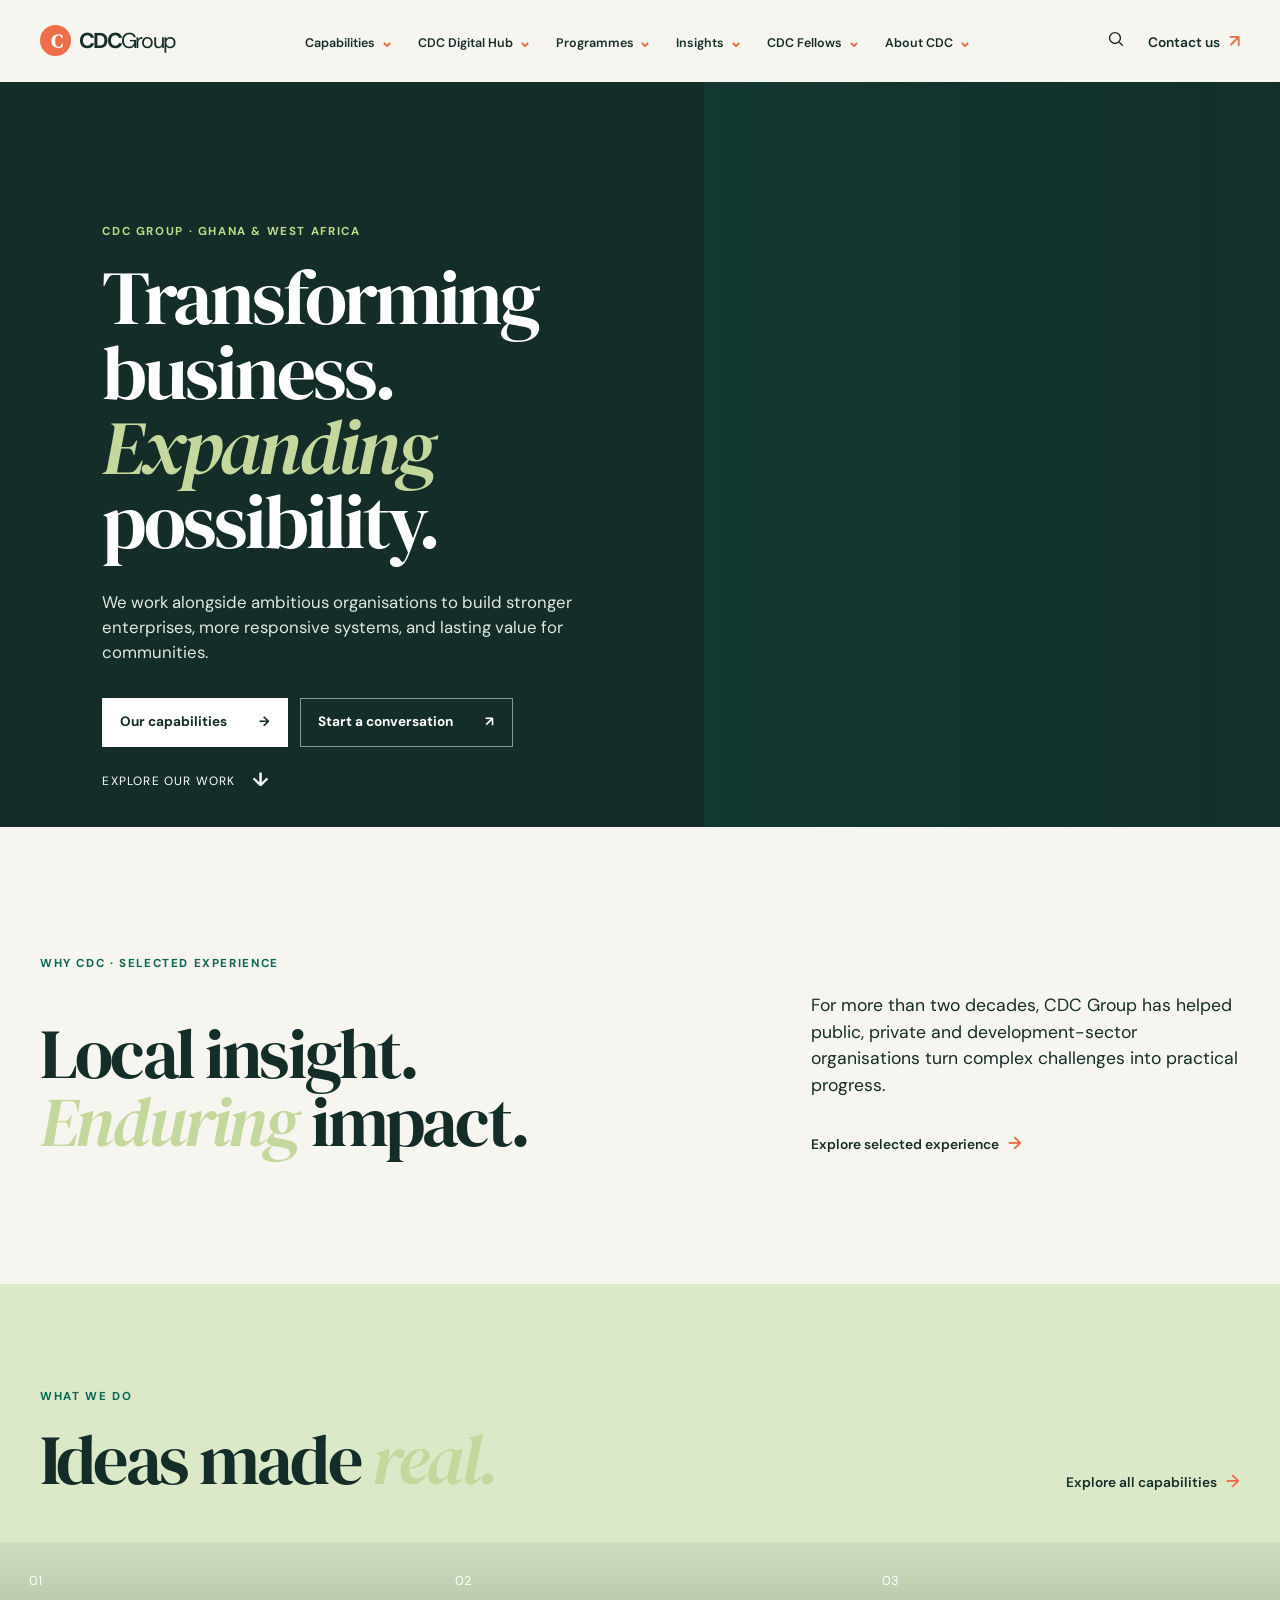
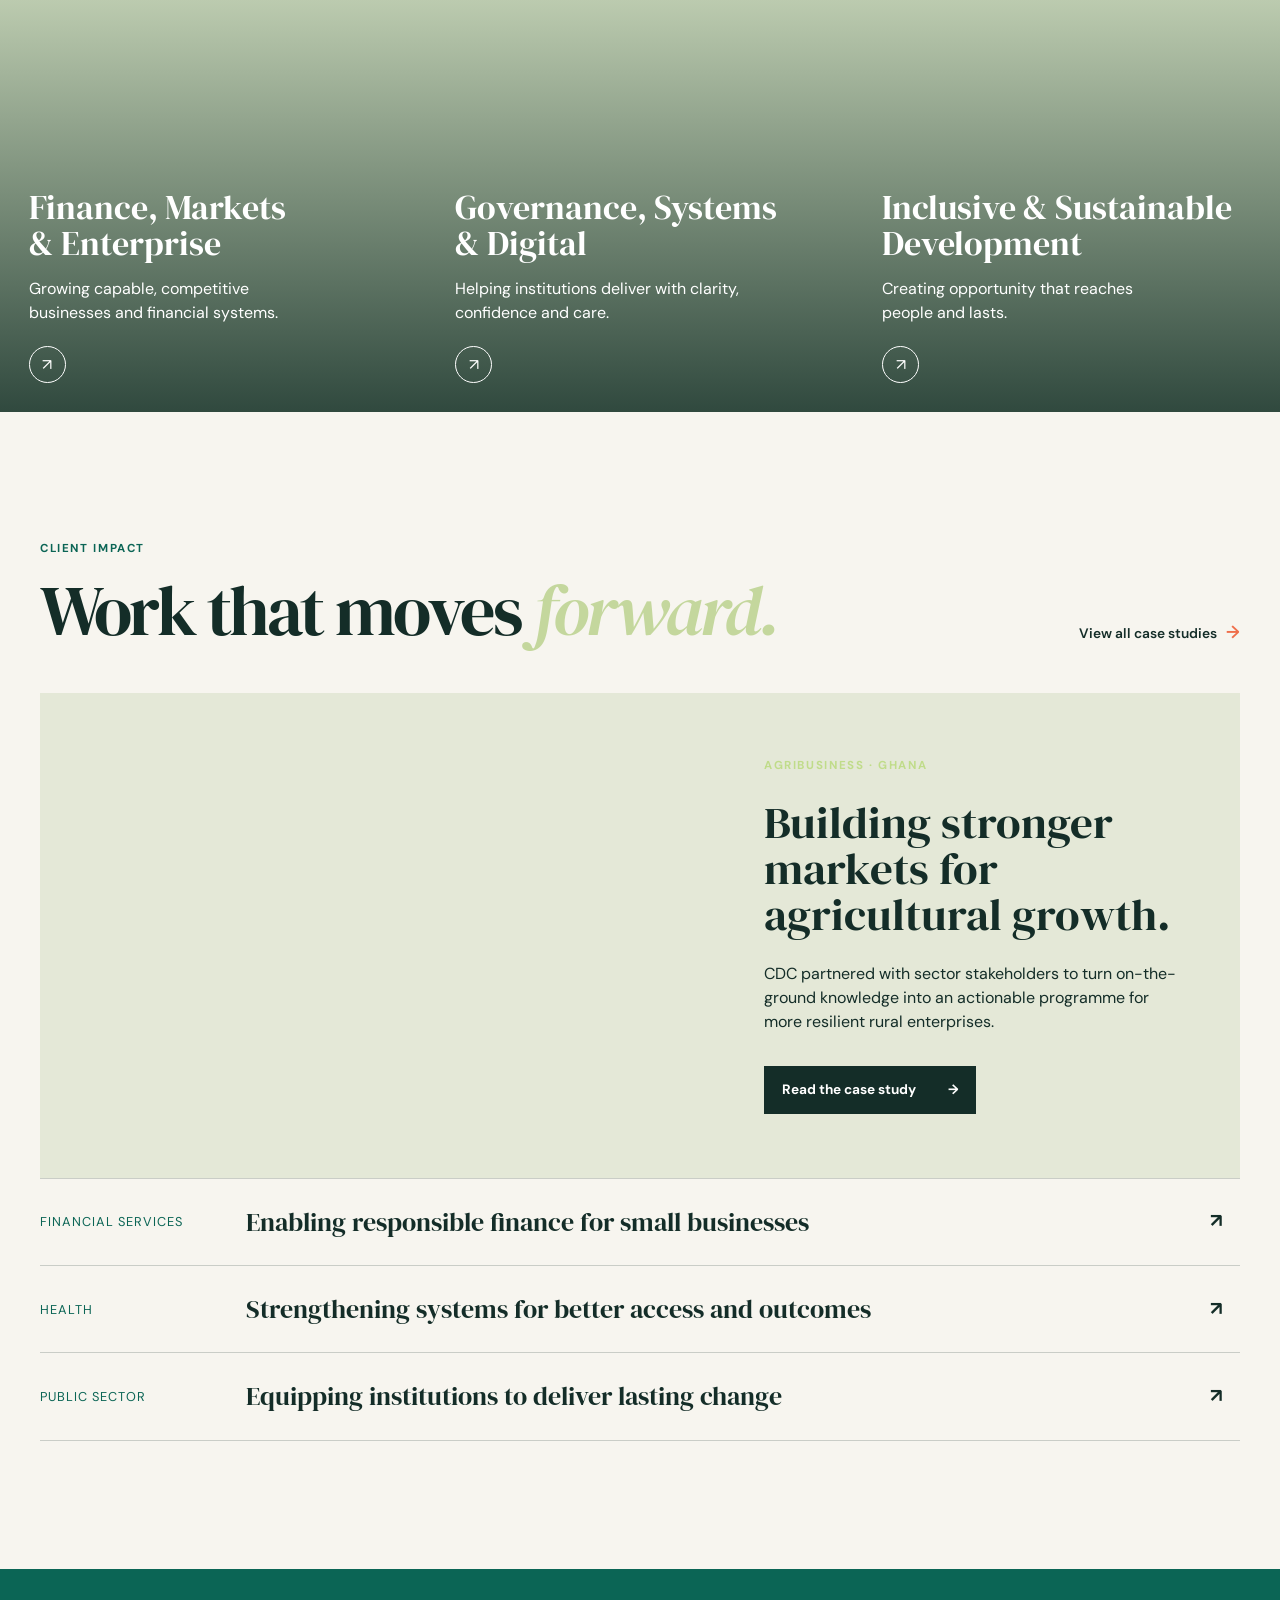
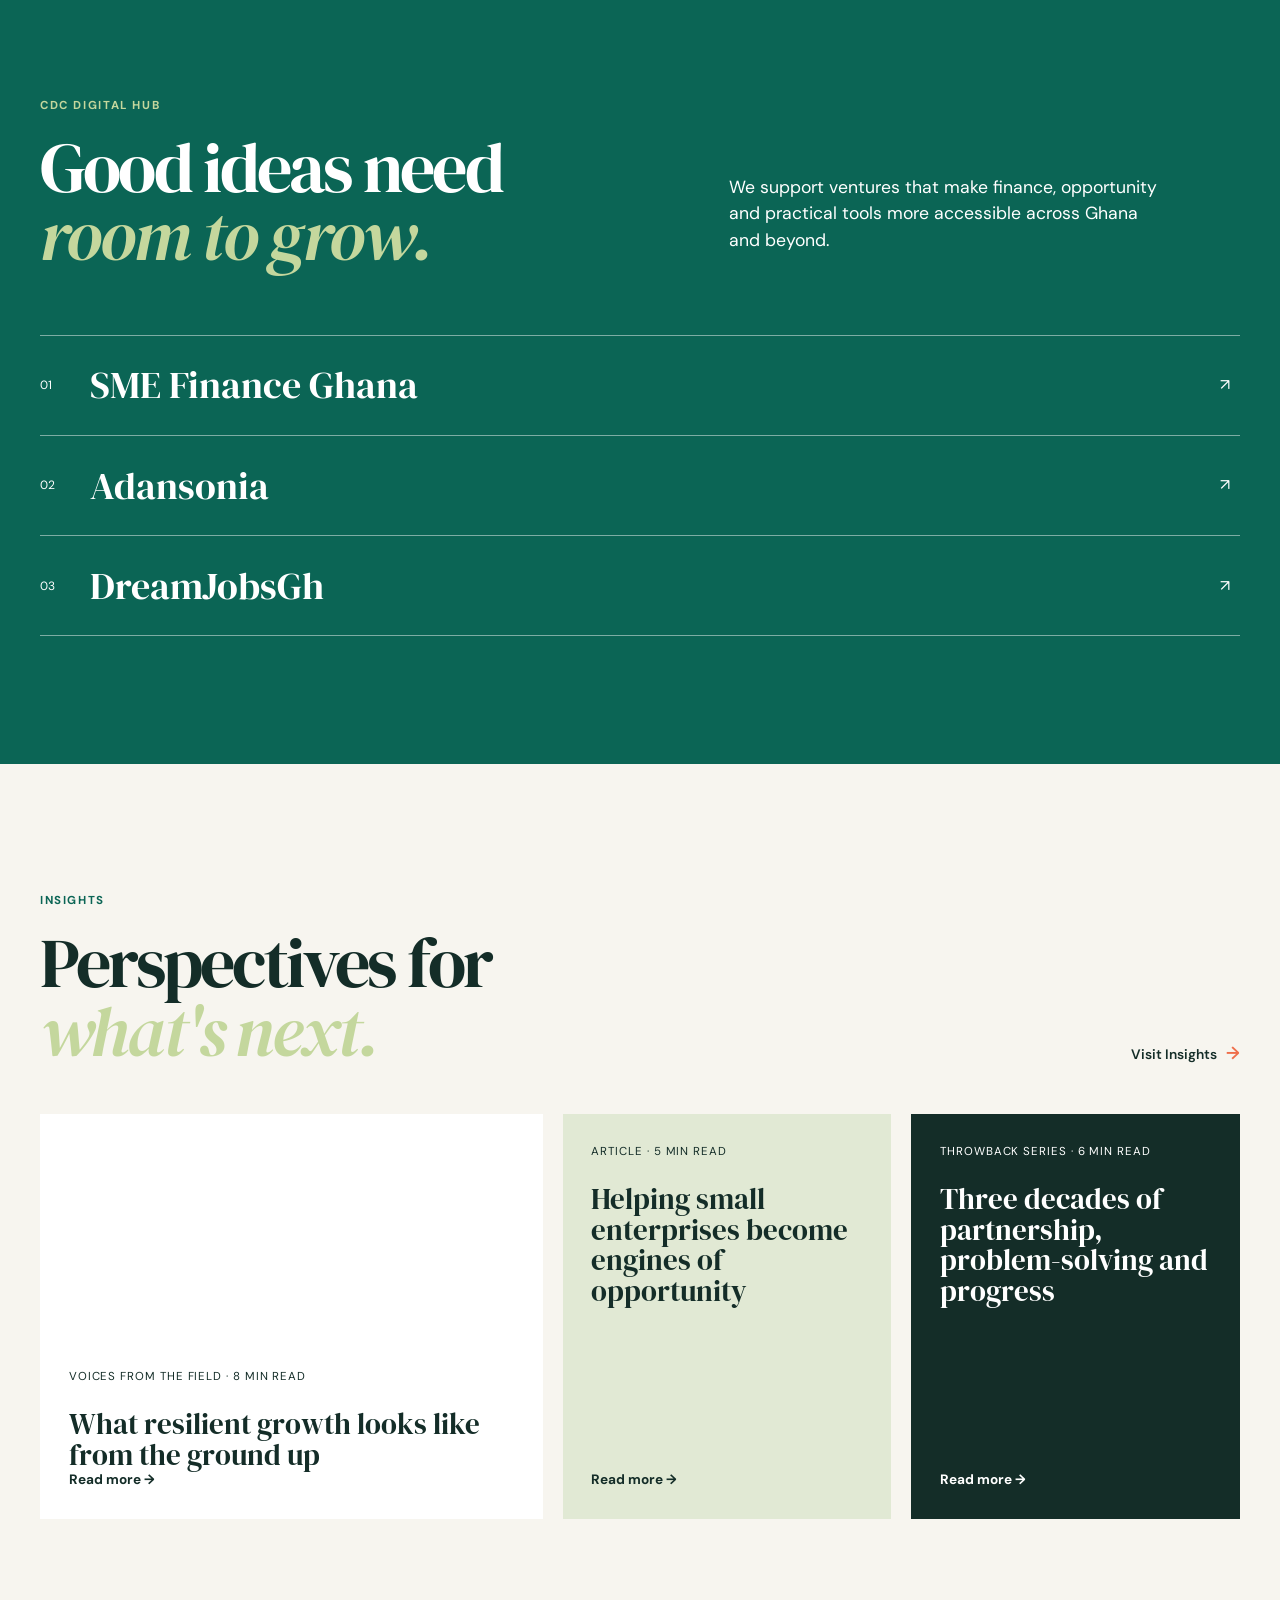
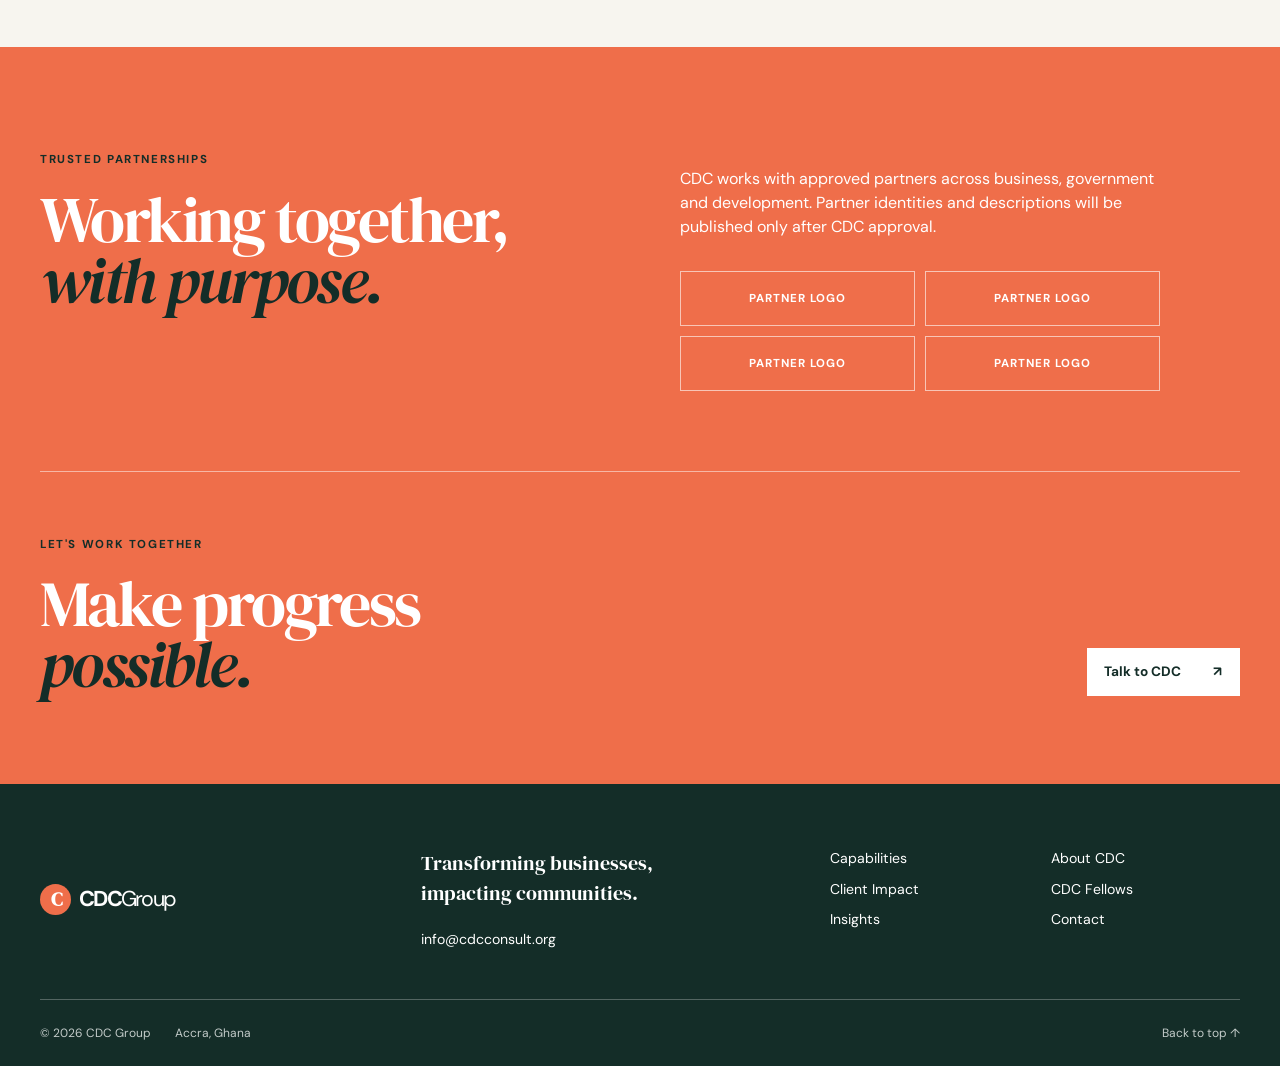
<file: index.html>
<!doctype html>
<html lang="en">
  <head>
    <meta charset="UTF-8" />
    <meta name="viewport" content="width=device-width, initial-scale=1.0" />
    <meta
      name="description"
      content="CDC Group partners with organisations to turn ambition into lasting impact."
    />
    <title>CDC Group | Transforming Businesses, Impacting Communities</title>
    <link rel="preconnect" href="https://fonts.googleapis.com" />
    <link rel="preconnect" href="https://fonts.gstatic.com" crossorigin />
    <link
      href="https://fonts.googleapis.com/css2?family=DM+Sans:wght@400;500;600;700&family=DM+Serif+Display:ital@0;1&display=swap"
      rel="stylesheet"
    />
    <link rel="stylesheet" href="styles.css" />
    <link rel="stylesheet" href="approval-pages.css" />
    <link rel="stylesheet" href="home-refinement.css" />
  </head>
  <body>
    <a class="skip-link" href="#main-content">Skip to content</a>
    <header class="site-header" data-header>
      <a class="brand" href="#top" aria-label="CDC Group home">
        <span class="brand-mark" aria-hidden="true">C</span>
        <span>CDC<span>Group</span></span>
      </a>
      <nav class="primary-nav" aria-label="Primary navigation">
        <button type="button" data-mega-trigger="capabilities" aria-expanded="false" aria-controls="mega-menu">Capabilities <span>⌄</span></button>
        <button type="button" data-mega-trigger="digital" aria-expanded="false" aria-controls="mega-menu">CDC Digital Hub <span>⌄</span></button>
        <button type="button" data-mega-trigger="programmes" aria-expanded="false" aria-controls="mega-menu">Programmes <span>⌄</span></button>
        <button type="button" data-mega-trigger="insights" aria-expanded="false" aria-controls="mega-menu">Insights <span>⌄</span></button>
        <button type="button" data-mega-trigger="fellows" aria-expanded="false" aria-controls="mega-menu">CDC Fellows <span>⌄</span></button>
        <button type="button" data-mega-trigger="about" aria-expanded="false" aria-controls="mega-menu">About CDC <span>⌄</span></button>
      </nav>
      <div class="header-actions">
        <button class="icon-button" type="button" data-search-toggle aria-label="Open search">
          <svg viewBox="0 0 24 24" aria-hidden="true"><circle cx="10.8" cy="10.8" r="6.5"></circle><path d="m16 16 4.2 4.2"></path></svg>
        </button>
        <a class="text-link header-contact" href="#contact">Contact us <span>↗</span></a>
        <button class="menu-button" type="button" data-menu-toggle aria-expanded="false" aria-controls="mobile-menu">
          <span></span><span></span><span></span><span class="sr-only">Open menu</span>
        </button>
      </div>
      <div class="mega-menu" id="mega-menu" data-mega-menu hidden>
        <section data-mega-panel="capabilities"><p>Capabilities</p><div><a href="capability.html">Finance, Markets &amp; Enterprise <span>→</span></a><a href="capability.html">Governance, Systems &amp; Digital <span>→</span></a><a href="capability.html">Inclusive &amp; Sustainable Development <span>→</span></a></div><aside>Practical advisory and implementation support for organisations ready to move forward.</aside></section>
        <section data-mega-panel="digital" hidden><p>CDC Digital Hub</p><div><a href="#digital-hub">SME Finance Ghana <span>↗</span></a><a href="#digital-hub">Adansonia <span>↗</span></a><a href="#digital-hub">DreamJobsGh <span>↗</span></a></div><aside>Ventures creating accessible pathways to finance, opportunity and growth.</aside></section>
        <section data-mega-panel="programmes" hidden><p>Programmes &amp; Platforms</p><div><a href="#digital-hub">Agribusiness Academy <span>→</span></a><a href="#digital-hub">Creation Hub <span>→</span></a><a href="#digital-hub">SME Academy <span>→</span></a></div><aside>Learning platforms designed to equip people and enterprises for the next step.</aside></section>
        <section data-mega-panel="insights" hidden><p>Insights</p><div><a href="#insights">Articles <span>→</span></a><a href="#insights">Voices from the Field <span>→</span></a><a href="#insights">Throwback Series <span>→</span></a></div><aside>Ideas, evidence and perspectives from CDC's work across Ghana and West Africa.</aside></section>
        <section data-mega-panel="fellows" hidden><p>CDC Fellows</p><div><a href="#contact">The programme <span>→</span></a><a href="#contact">Eligibility <span>→</span></a><a href="#contact">Apply now <span>→</span></a></div><aside>Building the next generation of professionals and change-makers.</aside></section>
        <section data-mega-panel="about" hidden><p>About CDC Group</p><div><a href="#about">Our story <span>→</span></a><a href="#about">Leadership &amp; team <span>→</span></a><a href="#about">Member firms &amp; partners <span>→</span></a></div><aside>Ghanaian expertise, trusted partnerships and a commitment to lasting value.</aside></section>
      </div>
      <div class="mobile-menu" id="mobile-menu" data-mobile-menu hidden>
        <a href="capability.html">Capabilities</a>
        <a href="#digital-hub">CDC Digital Hub</a>
        <a href="#digital-hub">Programmes &amp; Platforms</a>
        <a href="#insights">Insights</a>
        <a href="#contact">CDC Fellows</a>
        <a href="#about">About CDC Group</a>
        <a href="case-study.html">Client Impact</a>
        <a href="#contact">Contact us</a>
      </div>
    </header>

    <div class="search-panel" data-search-panel hidden>
      <form class="search-form" action="#insights">
        <label for="site-search">What are you looking for?</label>
        <div><input id="site-search" type="search" placeholder="Search projects, sectors and insights" /><button>Search</button></div>
      </form>
    </div>

    <main id="main-content">
      <section class="hero" id="top">
        <div class="hero-copy">
          <p class="eyebrow">CDC Group · Ghana &amp; West Africa</p>
          <h1>Transforming business. <em>Expanding</em> possibility.</h1>
          <p class="hero-intro">We work alongside ambitious organisations to build stronger enterprises, more responsive systems, and lasting value for communities.</p>
          <div class="button-row">
            <a class="button button-light" href="#capabilities">Our capabilities <span>→</span></a>
            <a class="button button-quiet" href="#contact">Start a conversation <span>↗</span></a>
          </div>
        </div>
        <div class="hero-image" role="img" aria-label="Colleagues in a working session"></div>
        <a class="hero-note" href="#impact"><span>Explore our work</span><strong>↓</strong></a>
      </section>

      <section class="intro section-shell" id="about">
        <p class="section-kicker">Why CDC · Selected experience</p>
        <div class="intro-grid">
          <h2>Local insight. <em>Enduring</em> impact.</h2>
          <div>
            <p>For more than two decades, CDC Group has helped public, private and development-sector organisations turn complex challenges into practical progress.</p>
            <a class="arrow-link" href="#impact">Explore selected experience <span>→</span></a>
          </div>
        </div>
      </section>

      <section class="capabilities" id="capabilities">
        <div class="section-shell section-heading">
          <div><p class="section-kicker">What we do</p><h2>Ideas made <em>real.</em></h2></div>
          <a class="arrow-link" href="#contact">Explore all capabilities <span>→</span></a>
        </div>
        <div class="capability-grid">
          <a class="capability-card finance" href="#contact">
            <span class="card-number">01</span><div><h3>Finance, Markets<br />&amp; Enterprise</h3><p>Growing capable, competitive businesses and financial systems.</p><span class="round-arrow">↗</span></div>
          </a>
          <a class="capability-card governance" href="#contact">
            <span class="card-number">02</span><div><h3>Governance, Systems<br />&amp; Digital</h3><p>Helping institutions deliver with clarity, confidence and care.</p><span class="round-arrow">↗</span></div>
          </a>
          <a class="capability-card sustainable" href="#contact">
            <span class="card-number">03</span><div><h3>Inclusive &amp; Sustainable<br />Development</h3><p>Creating opportunity that reaches people and lasts.</p><span class="round-arrow">↗</span></div>
          </a>
        </div>
      </section>

      <section class="impact section-shell" id="impact">
        <div class="section-heading"><div><p class="section-kicker">Client impact</p><h2>Work that moves <em>forward.</em></h2></div><a class="arrow-link" href="#contact">View all case studies <span>→</span></a></div>
        <div class="impact-feature">
          <div class="impact-image" role="img" aria-label="Farmer inspecting crops"></div>
          <article class="impact-copy"><p class="eyebrow">Agribusiness · Ghana</p><h3>Building stronger markets for agricultural growth.</h3><p>CDC partnered with sector stakeholders to turn on-the-ground knowledge into an actionable programme for more resilient rural enterprises.</p><a class="button button-dark" href="#contact">Read the case study <span>→</span></a></article>
        </div>
        <div class="impact-list">
          <a href="#contact"><span>Financial services</span><strong>Enabling responsible finance for small businesses</strong><b>↗</b></a>
          <a href="#contact"><span>Health</span><strong>Strengthening systems for better access and outcomes</strong><b>↗</b></a>
          <a href="#contact"><span>Public sector</span><strong>Equipping institutions to deliver lasting change</strong><b>↗</b></a>
        </div>
      </section>

      <section class="digital-hub" id="digital-hub">
        <div class="section-shell digital-grid"><div><p class="section-kicker">CDC Digital Hub</p><h2>Good ideas need<br /><em>room to grow.</em></h2></div><p>We support ventures that make finance, opportunity and practical tools more accessible across Ghana and beyond.</p></div>
        <div class="ventures section-shell"><a href="https://smefinanceghana.com/" target="_blank" rel="noreferrer"><span>01</span><strong>SME Finance Ghana</strong><i>↗</i></a><a href="#contact"><span>02</span><strong>Adansonia</strong><i>↗</i></a><a href="#contact"><span>03</span><strong>DreamJobsGh</strong><i>↗</i></a></div>
      </section>

      <section class="insights section-shell" id="insights">
        <div class="section-heading"><div><p class="section-kicker">Insights</p><h2>Perspectives for<br /><em>what's next.</em></h2></div><a class="arrow-link" href="#contact">Visit Insights <span>→</span></a></div>
        <div class="insight-grid">
          <a class="insight-card featured-insight" href="#contact"><div class="insight-image"></div><p>Voices from the Field · 8 min read</p><h3>What resilient growth looks like from the ground up</h3><span>Read more →</span></a>
          <a class="insight-card" href="#contact"><p>Article · 5 min read</p><h3>Helping small enterprises become engines of opportunity</h3><span>Read more →</span></a>
          <a class="insight-card dark-card" href="#contact"><p>Throwback Series · 6 min read</p><h3>Three decades of partnership, problem-solving and progress</h3><span>Read more →</span></a>
        </div>
      </section>

      <section class="partners-contact" id="contact">
        <div class="section-shell partners-grid">
          <div><p class="section-kicker">Trusted partnerships</p><h2>Working together,<br /><em>with purpose.</em></h2></div>
          <div><p>CDC works with approved partners across business, government and development. Partner identities and descriptions will be published only after CDC approval.</p><div class="partner-logos"><span>Partner logo</span><span>Partner logo</span><span>Partner logo</span><span>Partner logo</span></div></div>
        </div>
        <div class="section-shell contact-invitation"><div><p class="section-kicker">Let's work together</p><h2>Make progress<br /><em>possible.</em></h2></div><a class="button button-light" href="mailto:info@cdcconsult.org">Talk to CDC <span>↗</span></a></div>
      </section>
    </main>

    <footer class="site-footer"><div class="section-shell footer-grid"><a class="brand" href="#top"><span class="brand-mark">C</span><span>CDC<span>Group</span></span></a><div><p>Transforming businesses,<br />impacting communities.</p><a href="mailto:info@cdcconsult.org">info@cdcconsult.org</a></div><div><a href="#capabilities">Capabilities</a><a href="#impact">Client Impact</a><a href="#insights">Insights</a></div><div><a href="#about">About CDC</a><a href="#fellows">CDC Fellows</a><a href="#contact">Contact</a></div></div><div class="section-shell footer-bottom"><span>© 2026 CDC Group</span><span>Accra, Ghana</span><a href="#top">Back to top ↑</a></div></footer>
    <script src="script.js"></script>
  </body>
</html>
</file>
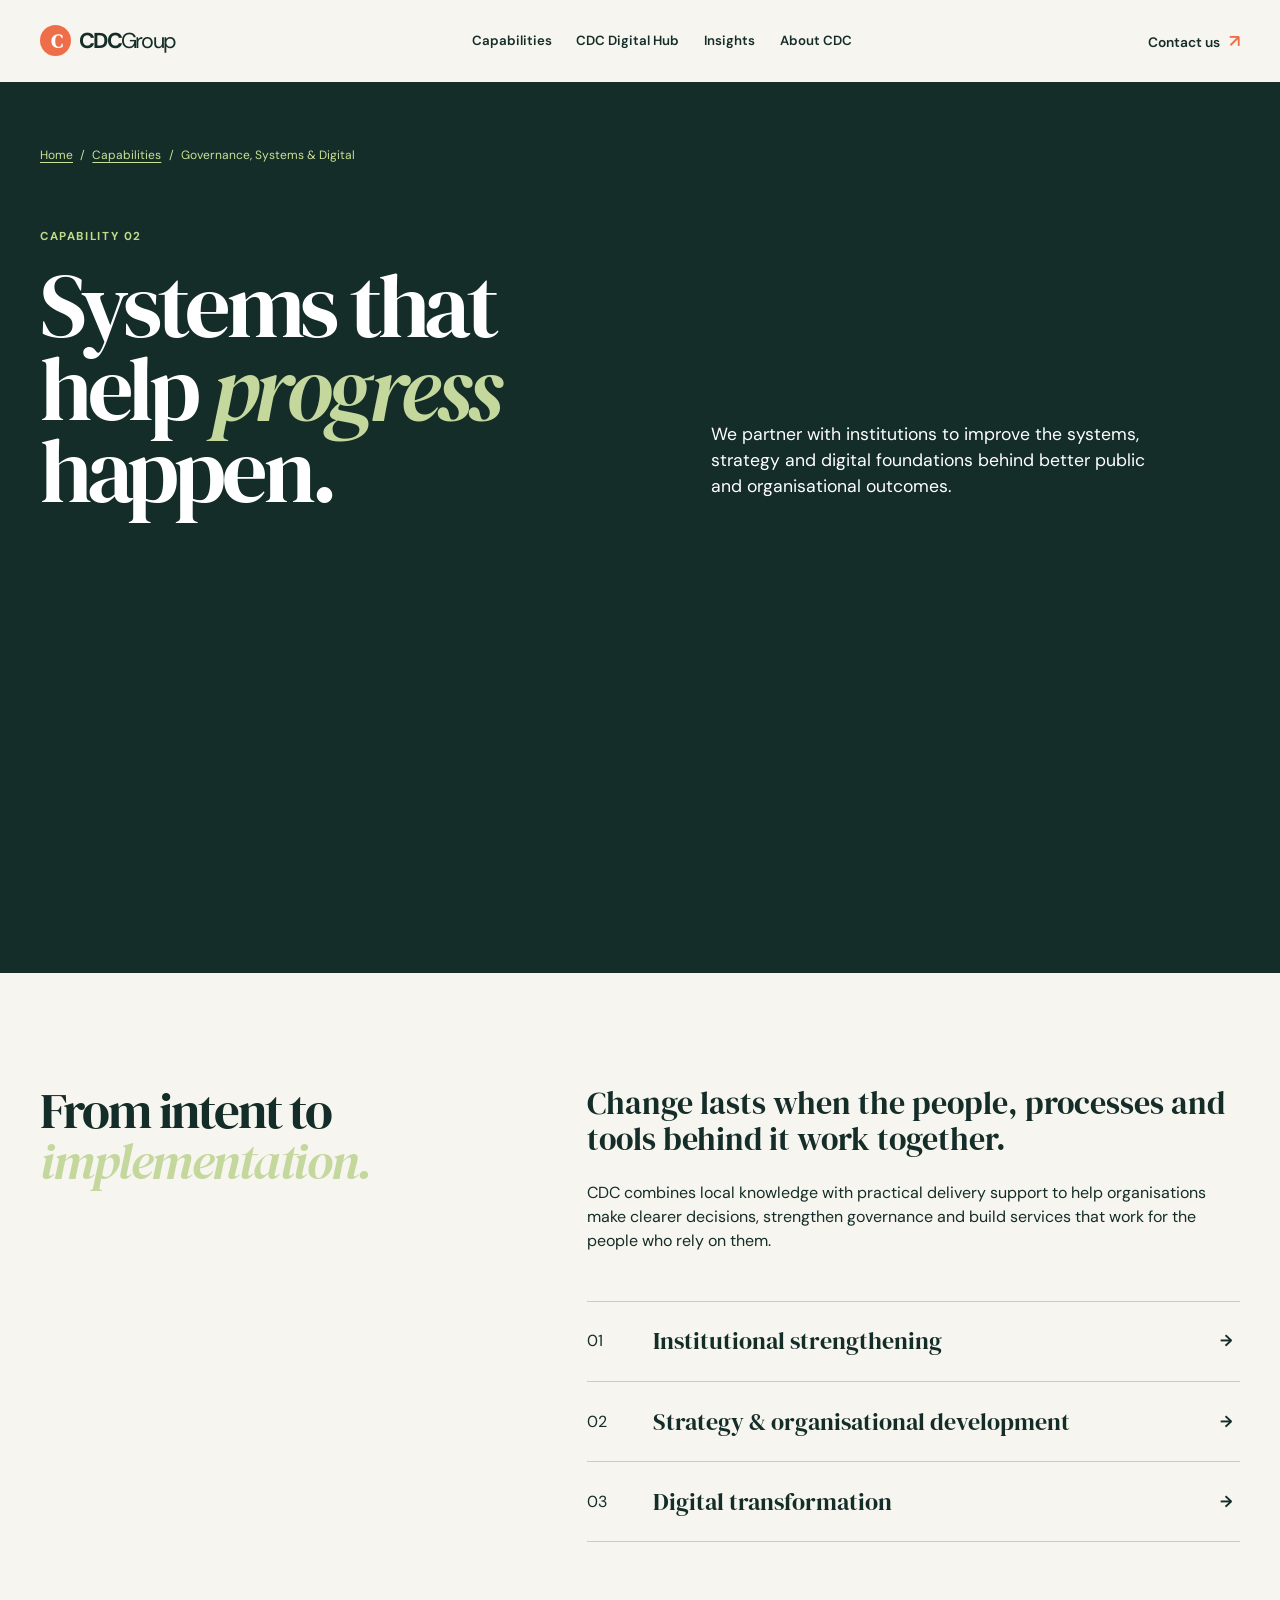
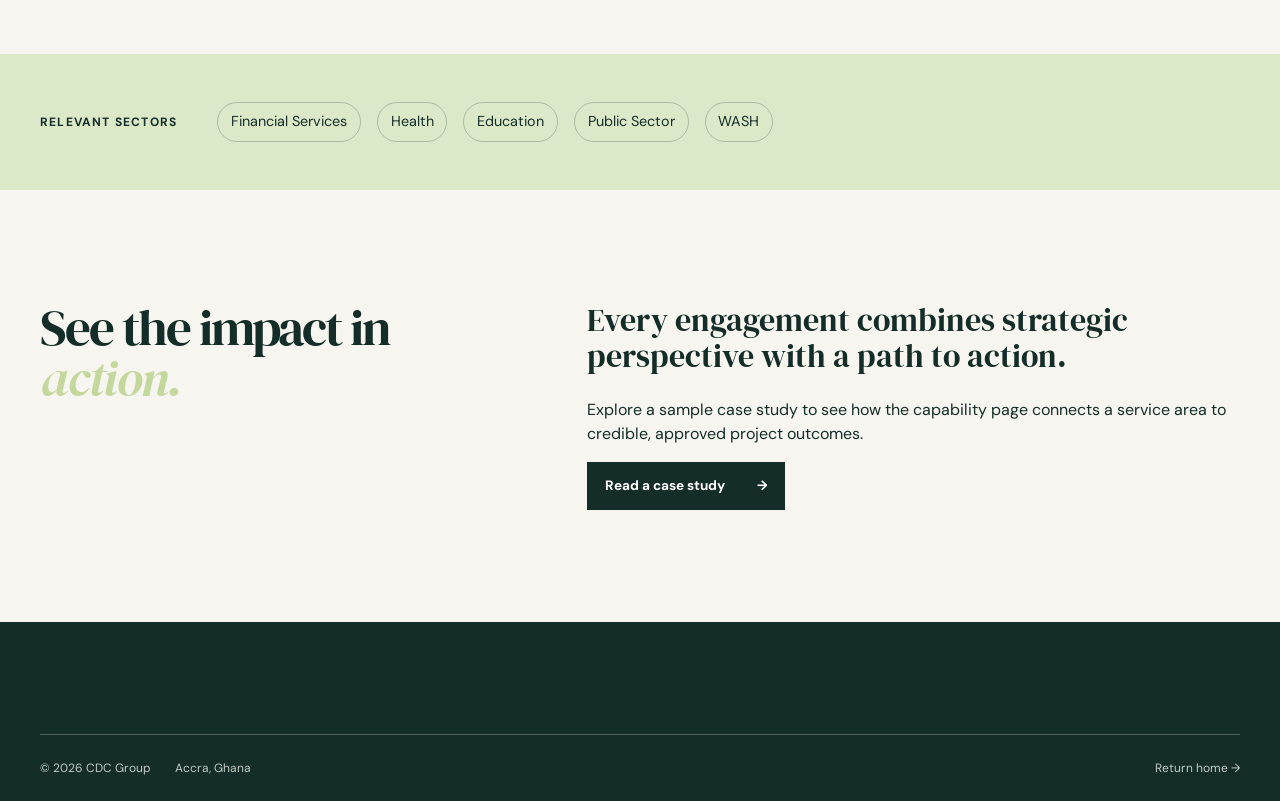
<file: capability.html>
<!doctype html>
<html lang="en">
  <head>
    <meta charset="UTF-8" />
    <meta name="viewport" content="width=device-width, initial-scale=1.0" />
    <meta name="description" content="CDC Group capability prototype: Governance, Systems and Digital." />
    <title>Governance, Systems &amp; Digital | CDC Group</title>
    <link rel="preconnect" href="https://fonts.googleapis.com" />
    <link rel="preconnect" href="https://fonts.gstatic.com" crossorigin />
    <link href="https://fonts.googleapis.com/css2?family=DM+Sans:wght@400;500;600;700&family=DM+Serif+Display:ital@0;1&display=swap" rel="stylesheet" />
    <link rel="stylesheet" href="styles.css" />
    <link rel="stylesheet" href="approval-pages.css" />
  </head>
  <body>
    <a class="skip-link" href="#main-content">Skip to content</a>
    <header class="site-header">
      <a class="brand" href="index.html" aria-label="CDC Group home"><span class="brand-mark" aria-hidden="true">C</span><span>CDC<span>Group</span></span></a>
      <nav class="primary-nav" aria-label="Primary navigation"><a href="index.html#capabilities">Capabilities</a><a href="index.html#digital-hub">CDC Digital Hub</a><a href="index.html#insights">Insights</a><a href="index.html#about">About CDC</a></nav>
      <a class="text-link" href="index.html#contact">Contact us <span>↗</span></a>
    </header>
    <main id="main-content">
      <section class="subpage-hero">
        <div class="section-shell breadcrumb"><a href="index.html">Home</a><span>/</span><a href="index.html#capabilities">Capabilities</a><span>/</span><span>Governance, Systems &amp; Digital</span></div>
        <div class="section-shell subpage-hero-grid"><div><p class="eyebrow">Capability 02</p><h1>Systems that help <em>progress</em> happen.</h1></div><div class="subpage-hero-copy">We partner with institutions to improve the systems, strategy and digital foundations behind better public and organisational outcomes.</div></div>
        <div class="section-shell subpage-image capability-hero-image" role="img" aria-label="Colleagues reviewing plans in a meeting"></div>
      </section>
      <section class="page-section"><div class="section-shell content-grid"><h2>From intent to <em>implementation.</em></h2><div><p class="lead">Change lasts when the people, processes and tools behind it work together.</p><p>CDC combines local knowledge with practical delivery support to help organisations make clearer decisions, strengthen governance and build services that work for the people who rely on them.</p><div class="service-list"><a href="case-study.html"><span>01</span><strong>Institutional strengthening</strong><b>→</b></a><a href="case-study.html"><span>02</span><strong>Strategy &amp; organisational development</strong><b>→</b></a><a href="case-study.html"><span>03</span><strong>Digital transformation</strong><b>→</b></a></div></div></div></section>
      <section class="sector-strip"><div class="section-shell"><p>Relevant sectors</p><span>Financial Services</span><span>Health</span><span>Education</span><span>Public Sector</span><span>WASH</span></div></section>
      <section class="page-section"><div class="section-shell content-grid"><h2>See the impact in <em>action.</em></h2><div><p class="lead">Every engagement combines strategic perspective with a path to action.</p><p>Explore a sample case study to see how the capability page connects a service area to credible, approved project outcomes.</p><a class="button button-dark" href="case-study.html">Read a case study <span>→</span></a></div></div></section>
    </main>
    <footer class="site-footer"><div class="section-shell footer-bottom"><span>© 2026 CDC Group</span><span>Accra, Ghana</span><a href="index.html">Return home →</a></div></footer>
  </body>
</html>
</file>
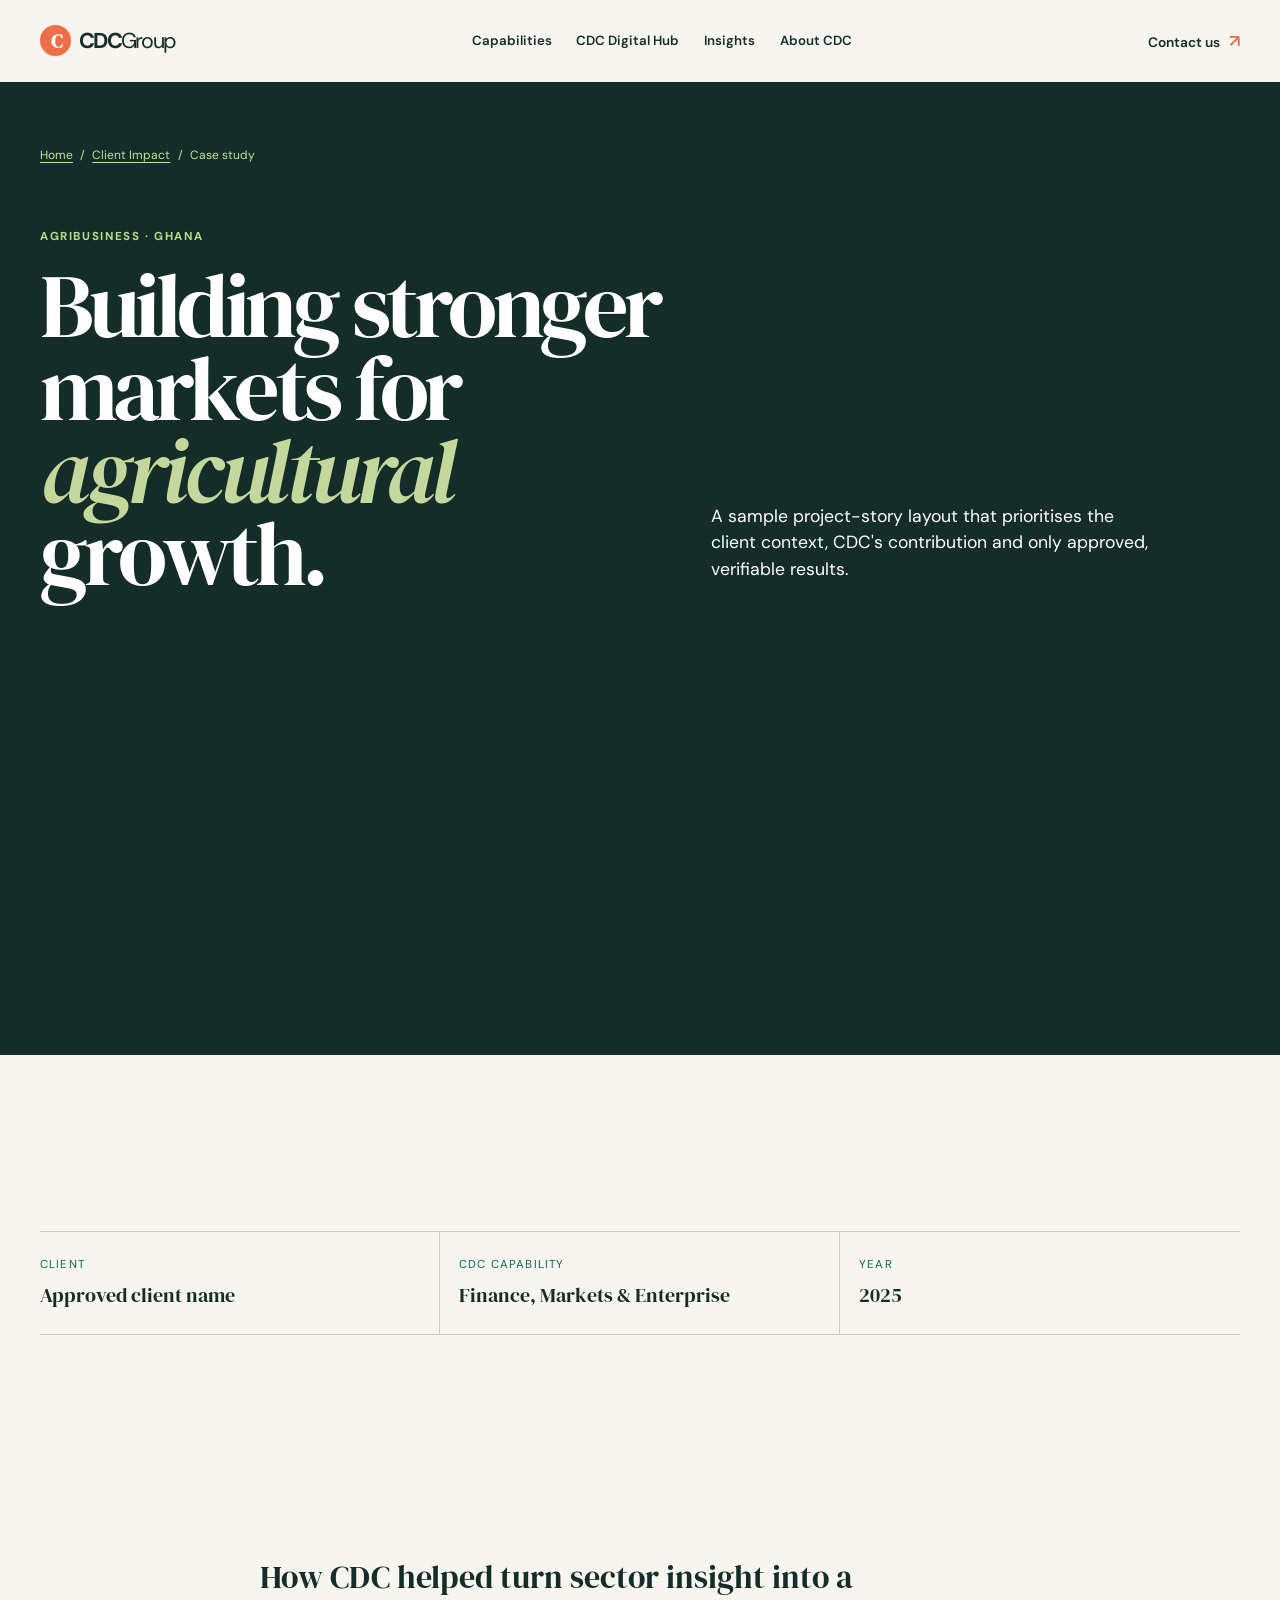
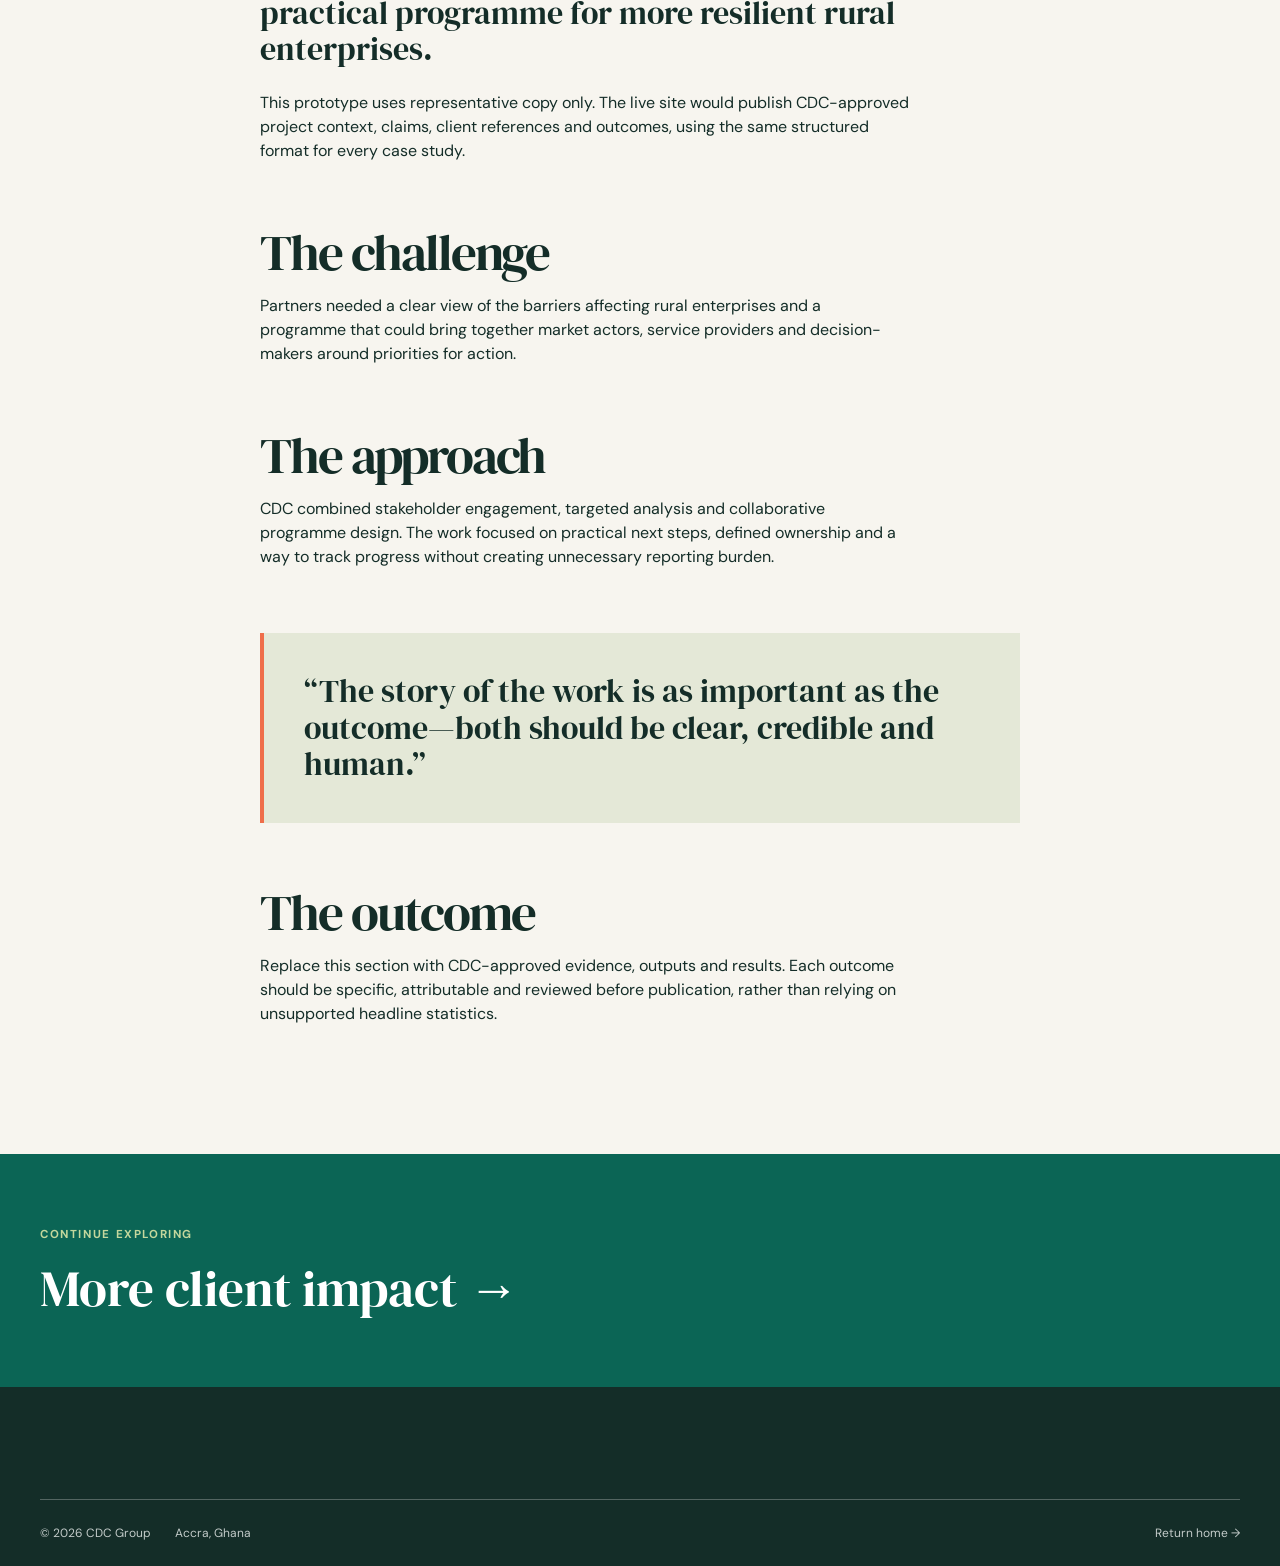
<file: case-study.html>
<!doctype html>
<html lang="en">
  <head>
    <meta charset="UTF-8" />
    <meta name="viewport" content="width=device-width, initial-scale=1.0" />
    <meta name="description" content="CDC Group client impact case study prototype." />
    <title>Building Stronger Agricultural Markets | CDC Group</title>
    <link rel="preconnect" href="https://fonts.googleapis.com" />
    <link rel="preconnect" href="https://fonts.gstatic.com" crossorigin />
    <link href="https://fonts.googleapis.com/css2?family=DM+Sans:wght@400;500;600;700&family=DM+Serif+Display:ital@0;1&display=swap" rel="stylesheet" />
    <link rel="stylesheet" href="styles.css" />
    <link rel="stylesheet" href="approval-pages.css" />
  </head>
  <body>
    <a class="skip-link" href="#main-content">Skip to content</a>
    <header class="site-header">
      <a class="brand" href="index.html" aria-label="CDC Group home"><span class="brand-mark" aria-hidden="true">C</span><span>CDC<span>Group</span></span></a>
      <nav class="primary-nav" aria-label="Primary navigation"><a href="index.html#capabilities">Capabilities</a><a href="index.html#digital-hub">CDC Digital Hub</a><a href="index.html#insights">Insights</a><a href="index.html#about">About CDC</a></nav>
      <a class="text-link" href="index.html#contact">Contact us <span>↗</span></a>
    </header>
    <main id="main-content">
      <section class="subpage-hero">
        <div class="section-shell breadcrumb"><a href="index.html">Home</a><span>/</span><a href="index.html#impact">Client Impact</a><span>/</span><span>Case study</span></div>
        <div class="section-shell subpage-hero-grid"><div><p class="eyebrow">Agribusiness · Ghana</p><h1>Building stronger markets for <em>agricultural</em> growth.</h1></div><div class="subpage-hero-copy">A sample project-story layout that prioritises the client context, CDC's contribution and only approved, verifiable results.</div></div>
        <div class="section-shell subpage-image case-hero-image" role="img" aria-label="Farmer working in a field"></div>
      </section>
      <section class="page-section"><div class="section-shell"><div class="case-meta"><div><span>Client</span><strong>Approved client name</strong></div><div><span>CDC capability</span><strong>Finance, Markets &amp; Enterprise</strong></div><div><span>Year</span><strong>2025</strong></div></div></div></section>
      <article class="page-section"><div class="section-shell story-body"><p class="lead">How CDC helped turn sector insight into a practical programme for more resilient rural enterprises.</p><p>This prototype uses representative copy only. The live site would publish CDC-approved project context, claims, client references and outcomes, using the same structured format for every case study.</p><h2>The challenge</h2><p>Partners needed a clear view of the barriers affecting rural enterprises and a programme that could bring together market actors, service providers and decision-makers around priorities for action.</p><h2>The approach</h2><p>CDC combined stakeholder engagement, targeted analysis and collaborative programme design. The work focused on practical next steps, defined ownership and a way to track progress without creating unnecessary reporting burden.</p><blockquote class="quote-block">“The story of the work is as important as the outcome—both should be clear, credible and human.”</blockquote><h2>The outcome</h2><p>Replace this section with CDC-approved evidence, outputs and results. Each outcome should be specific, attributable and reviewed before publication, rather than relying on unsupported headline statistics.</p></div></article>
      <section class="next-case"><div class="section-shell"><p class="section-kicker">Continue exploring</p><a href="index.html#impact">More client impact <span>→</span></a></div></section>
    </main>
    <footer class="site-footer"><div class="section-shell footer-bottom"><span>© 2026 CDC Group</span><span>Accra, Ghana</span><a href="index.html">Return home →</a></div></footer>
  </body>
</html>
</file>
<file: styles.css>
:root{--ink:#142d28;--green:#0b6555;--leaf:#d4e3be;--sand:#f7f5ef;--orange:#ef6e4a;--line:rgba(20,45,40,.2);--serif:"DM Serif Display",Georgia,serif;--sans:"DM Sans",Arial,sans-serif}*{box-sizing:border-box}html{scroll-behavior:smooth}body{margin:0;background:var(--sand);color:var(--ink);font-family:var(--sans);font-size:16px;line-height:1.5}a{color:inherit;text-decoration:none}.sr-only{position:absolute;width:1px;height:1px;padding:0;margin:-1px;overflow:hidden;clip:rect(0,0,0,0);white-space:nowrap;border:0}.skip-link{position:fixed;top:-80px;left:1rem;z-index:30;background:#fff;padding:.75rem 1rem}.skip-link:focus{top:1rem}.section-shell{width:min(1200px,calc(100% - 80px));margin-inline:auto}.site-header{height:82px;display:flex;align-items:center;justify-content:space-between;gap:2rem;padding:0 40px;background:var(--sand);position:relative;z-index:10}.brand{display:flex;align-items:center;gap:8px;font-size:1.35rem;font-weight:700;letter-spacing:-.08em}.brand>span:last-child span{font-weight:400}.brand-mark{display:grid;place-items:center;width:31px;height:31px;border-radius:50%;background:var(--orange);color:#fff;font-family:var(--serif);font-size:1.2rem}.primary-nav{display:flex;gap:1.55rem;font-size:.83rem;font-weight:600}.primary-nav a{position:relative}.primary-nav a:after{content:"";height:1px;background:var(--orange);width:0;position:absolute;bottom:-5px;left:0;transition:width .2s}.primary-nav a:hover:after{width:100%}.header-actions{display:flex;align-items:center;gap:1rem}.icon-button,.menu-button{border:0;background:transparent;color:var(--ink);cursor:pointer}.icon-button svg{width:20px;fill:none;stroke:currentColor;stroke-width:1.7}.text-link,.arrow-link{font-weight:600;font-size:.86rem}.text-link span,.arrow-link span{color:var(--orange);font-size:1.1rem;margin-left:.35rem}.menu-button{display:none;width:36px;padding:6px}.menu-button span:not(.sr-only){height:1.5px;background:var(--ink);display:block;margin:4px 0}.mobile-menu{position:absolute;top:82px;left:0;right:0;background:var(--ink);padding:1.5rem 40px 2rem;color:#fff}.mobile-menu a{display:block;padding:.75rem 0;border-bottom:1px solid rgba(255,255,255,.2)}.search-panel{position:absolute;z-index:20;top:82px;left:0;width:100%;padding:2rem 40px;background:#fff;box-shadow:0 8px 16px #0002}.search-form{max-width:800px;margin:auto}.search-form label{display:block;font-family:var(--serif);font-size:1.5rem;margin-bottom:.5rem}.search-form div{display:flex}.search-form input{flex:1;padding:1rem;border:1px solid var(--ink);font:inherit}.search-form button{border:0;background:var(--orange);padding:0 1.5rem;font-weight:700}.hero{min-height:650px;background:var(--ink);color:#fff;display:grid;grid-template-columns:minmax(0,1.1fr) minmax(380px,.9fr);position:relative}.hero-copy{padding:clamp(5rem,11vw,9rem) clamp(2.5rem,8vw,9rem) 5rem;position:relative;z-index:2}.eyebrow,.section-kicker{font-size:.72rem;letter-spacing:.14em;text-transform:uppercase;font-weight:700;margin:0 0 1.25rem}.eyebrow{color:#c0dc8a}.hero h1,h2{font-family:var(--serif);font-weight:400;letter-spacing:-.04em;line-height:.97;margin:0}.hero h1{font-size:clamp(3.7rem,6vw,6.8rem);max-width:680px}.hero h1 em,h2 em{font-style:italic;color:#c4d79d}.hero-intro{max-width:470px;margin:2rem 0;font-size:1.05rem;color:#e0e9df}.button-row{display:flex;gap:.75rem;flex-wrap:wrap}.button{display:inline-flex;align-items:center;gap:2rem;padding:.85rem 1.1rem;font-size:.85rem;font-weight:700;transition:transform .2s}.button:hover{transform:translateY(-2px)}.button-light{background:#fff;color:var(--ink)}.button-quiet{border:1px solid #ffffff80}.button-dark{background:var(--ink);color:#fff}.hero-image{background:linear-gradient(90deg,#0b655530,#0b655510),url("https://images.unsplash.com/photo-1529156069898-49953e39b3ac?auto=format&fit=crop&w=1200&q=85") center/cover}.hero-note{position:absolute;bottom:2rem;left:clamp(2.5rem,8vw,9rem);display:flex;gap:1rem;align-items:center;font-size:.75rem;text-transform:uppercase;letter-spacing:.1em}.hero-note strong{font-size:1.2rem}.intro{padding:8rem 0}.section-kicker{color:var(--green)}.intro-grid{display:grid;grid-template-columns:1.2fr .8fr;gap:8rem;align-items:end}.intro h2,.section-heading h2,.digital-hub h2,.cta h2{font-size:clamp(3rem,5.5vw,5.7rem)}.intro-grid>div p{font-size:1.1rem;margin:0 0 2rem}.capabilities{padding:6.5rem 0 0;background:#dce9c9}.section-heading{display:flex;justify-content:space-between;align-items:end;gap:2rem;margin-bottom:3rem}.capability-grid{display:grid;grid-template-columns:repeat(3,1fr)}.capability-card{height:470px;padding:1.8rem;display:flex;justify-content:space-between;flex-direction:column;color:#fff;background-position:center;background-size:cover;position:relative;overflow:hidden}.capability-card:before{content:"";position:absolute;inset:0;background:linear-gradient(180deg,#122d2610,#122d26d9);transition:background .3s}.capability-card:hover:before{background:#0b6555d9}.capability-card>*{position:relative}.finance{background-image:url("https://images.unsplash.com/photo-1454165804606-c3d57bc86b40?auto=format&fit=crop&w=900&q=80")}.governance{background-image:url("https://images.unsplash.com/photo-1556761175-b413da4baf72?auto=format&fit=crop&w=900&q=80")}.sustainable{background-image:url("https://images.unsplash.com/photo-1531058020387-3be344556be6?auto=format&fit=crop&w=900&q=80")}.card-number{font-size:.8rem}.capability-card h3{font-family:var(--serif);font-size:2.15rem;font-weight:400;line-height:1.05;margin:0 0 1rem}.capability-card p{max-width:290px;margin:0 0 1.3rem}.round-arrow{width:37px;height:37px;border:1px solid #fff;border-radius:50%;display:grid;place-items:center}.impact{padding:8rem 0}.impact-feature{display:grid;grid-template-columns:1.1fr .9fr;background:#e4e8d7}.impact-image{min-height:470px;background:url("https://images.unsplash.com/photo-1464226184884-fa280b87c399?auto=format&fit=crop&w=1200&q=85") center/cover}.impact-copy{padding:clamp(2rem,5vw,5rem);display:flex;flex-direction:column;align-items:flex-start;justify-content:center}.impact-copy h3{font-family:var(--serif);font-size:clamp(2rem,3.5vw,3.7rem);font-weight:400;line-height:1.03;margin:.3rem 0 1.5rem}.impact-copy>p:not(.eyebrow){margin:0 0 2rem;max-width:440px}.impact-list a{display:grid;grid-template-columns:190px 1fr 30px;gap:1rem;padding:1.5rem 0;border-bottom:1px solid var(--line);align-items:center}.impact-list a:first-child{border-top:1px solid var(--line)}.impact-list span{font-size:.8rem;text-transform:uppercase;letter-spacing:.08em;color:var(--green)}.impact-list strong{font-family:var(--serif);font-size:1.6rem;font-weight:400}.impact-list b{font-size:1.2rem}.digital-hub{background:var(--green);color:#fff;padding:8rem 0}.digital-hub .section-kicker{color:#c4d79d}.digital-grid{display:grid;grid-template-columns:1.1fr .9fr;gap:4rem;align-items:end}.digital-grid>p{font-size:1.1rem;max-width:430px}.ventures{margin-top:4rem;border-top:1px solid #ffffff77}.ventures a{display:grid;grid-template-columns:50px 1fr 20px;align-items:center;border-bottom:1px solid #ffffff77;padding:1.3rem 0}.ventures a:hover strong{font-style:italic}.ventures span{font-size:.75rem}.ventures strong{font-family:var(--serif);font-size:clamp(1.7rem,3vw,3rem);font-weight:400}.ventures i{font-style:normal}.insights{padding:8rem 0}.insight-grid{display:grid;grid-template-columns:1.3fr .85fr .85fr;gap:1.25rem}.insight-card{min-height:330px;padding:1.8rem;background:#e1e9d4;display:flex;flex-direction:column;align-items:flex-start}.insight-card p{font-size:.72rem;letter-spacing:.08em;text-transform:uppercase;margin:0 0 1.5rem}.insight-card h3{font-family:var(--serif);font-size:1.8rem;line-height:1.06;font-weight:400;margin:0}.insight-card>span{margin-top:auto;font-size:.85rem;font-weight:700}.featured-insight{padding:0;background:#fff}.featured-insight .insight-image{height:230px;width:100%;background:url("https://images.unsplash.com/photo-1486406146926-c627a92ad1ab?auto=format&fit=crop&w=1000&q=80") center/cover}.featured-insight p,.featured-insight h3,.featured-insight>span{margin-left:1.8rem;margin-right:1.8rem}.featured-insight p{margin-top:1.5rem}.featured-insight>span{margin-bottom:1.8rem}.dark-card{background:var(--ink);color:#fff}.cta{padding:8rem 0;background:var(--orange);color:#fff}.cta .section-kicker{color:var(--ink)}.cta h2{margin-bottom:2.5rem}.cta h2 em{color:var(--ink)}.site-footer{background:var(--ink);color:#fff;padding:4rem 0 1.5rem}.footer-grid{display:grid;grid-template-columns:1.2fr 1.3fr .65fr .65fr;gap:2rem}.footer-grid>div{display:flex;flex-direction:column;gap:.6rem;font-size:.88rem}.footer-grid p{margin:0 0 .75rem;font-family:var(--serif);font-size:1.25rem}.footer-grid a:hover{text-decoration:underline}.footer-bottom{display:flex;gap:1.5rem;border-top:1px solid #ffffff44;margin-top:3rem;padding-top:1.5rem;font-size:.75rem;color:#c3cbc9}.footer-bottom a{margin-left:auto}@media(max-width:900px){.site-header{padding:0 24px}.primary-nav,.header-contact{display:none}.menu-button{display:block}.section-shell{width:min(100% - 48px,1200px)}.hero{grid-template-columns:1fr;min-height:720px}.hero-image{position:absolute;inset:0;opacity:.32}.hero-copy{padding:9rem 24px 7rem}.hero-note{left:24px}.intro-grid,.digital-grid{grid-template-columns:1fr;gap:2rem}.capability-grid{grid-template-columns:1fr}.capability-card{height:350px}.impact-feature{grid-template-columns:1fr}.impact-image{min-height:300px}.insight-grid{grid-template-columns:1fr}.insight-card{min-height:260px}.footer-grid{grid-template-columns:1fr 1fr}.footer-grid .brand{grid-column:span 2}.section-heading{align-items:flex-start;flex-direction:column}.impact-list a{grid-template-columns:120px 1fr 20px}}@media(max-width:520px){.site-header{height:70px;padding:0 18px}.mobile-menu{top:70px;padding:1rem 18px}.search-panel{top:70px;padding:1.5rem 18px}.icon-button{padding:0}.hero h1{font-size:3.35rem}.section-shell{width:calc(100% - 36px)}.intro,.impact,.insights,.digital-hub,.cta{padding:5rem 0}.intro h2,.section-heading h2,.digital-hub h2,.cta h2{font-size:3.3rem}.impact-list a{grid-template-columns:1fr 20px}.impact-list span{grid-column:span 2}.impact-list strong{font-size:1.35rem}.footer-grid{grid-template-columns:1fr}.footer-grid .brand{grid-column:auto}.footer-bottom{flex-wrap:wrap}.footer-bottom a{margin-left:0}.hero-note{display:none}}
</file>
<file: approval-pages.css>
.primary-nav button{appearance:none;border:0;background:transparent;color:var(--ink);font:600 .78rem var(--sans);padding:.35rem 0;cursor:pointer}.primary-nav button span{color:var(--orange);font-size:1rem;margin-left:.12rem}.primary-nav button:hover,.primary-nav button[aria-expanded="true"]{color:var(--green)}.mega-menu{position:absolute;z-index:15;top:82px;left:0;right:0;background:#fff;border-top:1px solid var(--line);box-shadow:0 14px 25px #142d2820}.mega-menu section{width:min(1200px,calc(100% - 80px));margin:auto;display:grid;grid-template-columns:.8fr 1.4fr .8fr;gap:2.5rem;padding:2.75rem 0}.mega-menu p{font-size:.74rem;font-weight:700;letter-spacing:.12em;text-transform:uppercase;color:var(--green);margin:0}.mega-menu section>div{display:grid;grid-template-columns:repeat(2,minmax(0,1fr));gap:0 .75rem}.mega-menu a{font-family:var(--serif);font-size:1.35rem;line-height:1.1;padding:.6rem 0;border-bottom:1px solid var(--line)}.mega-menu a:hover{color:var(--orange)}.mega-menu a span{float:right;font-family:var(--sans);font-size:1rem}.mega-menu aside{padding-left:1.5rem;border-left:1px solid var(--line);font-size:.92rem;line-height:1.5}.subpage-hero{padding:4rem 0 0;background:var(--ink);color:#fff}.breadcrumb{display:flex;gap:.45rem;font-size:.75rem;color:#cae098;margin-bottom:4rem}.breadcrumb a{text-decoration:underline;text-underline-offset:3px}.subpage-hero-grid{display:grid;grid-template-columns:1fr .85fr;gap:3rem;align-items:end}.subpage-hero h1{font-family:var(--serif);font-size:clamp(3.8rem,7vw,7rem);font-weight:400;line-height:.92;letter-spacing:-.05em;margin:0 0 2.5rem}.subpage-hero h1 em{color:#c4d79d}.subpage-hero-copy{font-size:1.1rem;max-width:450px;padding-bottom:3.3rem}.subpage-image{min-height:420px;background-position:center;background-size:cover}.capability-hero-image{background-image:url("https://images.unsplash.com/photo-1556761175-b413da4baf72?auto=format&fit=crop&w=1200&q=85")}.case-hero-image{background-image:url("https://images.unsplash.com/photo-1464226184884-fa280b87c399?auto=format&fit=crop&w=1200&q=85")}.page-section{padding:7rem 0}.content-grid{display:grid;grid-template-columns:.8fr 1.2fr;gap:7rem}.content-grid h2,.story-body h2{font-family:var(--serif);font-size:clamp(2.6rem,4vw,4.3rem);font-weight:400;letter-spacing:-.04em;line-height:1}.content-grid .lead,.story-body .lead{font-family:var(--serif);font-size:2rem;line-height:1.13;margin:0 0 1.5rem}.content-grid p:not(.lead),.story-body p{max-width:650px}.service-list{border-top:1px solid var(--line);margin-top:3rem}.service-list a{display:grid;grid-template-columns:50px 1fr 20px;gap:1rem;padding:1.35rem 0;border-bottom:1px solid var(--line);align-items:center}.service-list strong{font-family:var(--serif);font-size:1.5rem;font-weight:400}.service-list a:hover strong{font-style:italic}.sector-strip{background:#dce9c9;padding:3rem 0}.sector-strip .section-shell{display:flex;gap:1rem;align-items:center;flex-wrap:wrap}.sector-strip p{margin:0 1.5rem 0 0;font-size:.75rem;font-weight:700;letter-spacing:.1em;text-transform:uppercase}.sector-strip span{font-size:.9rem;padding:.5rem .8rem;border:1px solid #142d2840;border-radius:99px}.case-meta{display:grid;grid-template-columns:repeat(3,1fr);border-top:1px solid var(--line);border-bottom:1px solid var(--line);margin-top:4rem}.case-meta div{padding:1.5rem 1.2rem;border-right:1px solid var(--line)}.case-meta div:first-child{padding-left:0}.case-meta div:last-child{border:0}.case-meta span{display:block;font-size:.72rem;text-transform:uppercase;letter-spacing:.1em;color:var(--green);margin-bottom:.4rem}.case-meta strong{font-family:var(--serif);font-weight:400;font-size:1.25rem}.story-body{max-width:760px;margin:0 auto}.story-body h2{margin:4rem 0 1rem}.quote-block{margin:4rem 0;padding:2.5rem;border-left:4px solid var(--orange);background:#e4e8d7;font-family:var(--serif);font-size:2rem;line-height:1.14}.next-case{background:var(--green);color:#fff;padding:4.5rem 0}.next-case .section-kicker{color:#c4d79d}.next-case a{font-family:var(--serif);font-size:clamp(2.4rem,4vw,4.8rem);line-height:1}.next-case a:hover{font-style:italic}@media(max-width:1050px){.primary-nav{gap:.8rem}.primary-nav button{font-size:.7rem}}@media(max-width:900px){.mega-menu{display:none}.subpage-hero{padding-top:3rem}.subpage-hero-grid,.content-grid{grid-template-columns:1fr;gap:2.5rem}.subpage-hero-copy{padding-bottom:2.5rem}.subpage-image{min-height:300px}.case-meta{grid-template-columns:1fr}.case-meta div{padding:1rem 0;border-right:0;border-bottom:1px solid var(--line)}.case-meta div:last-child{border-bottom:0}.page-section{padding:5rem 0}}
</file>
<file: home-refinement.css>
.partners-contact{background:var(--orange);color:#fff;padding:6.5rem 0 0}.partners-grid{display:grid;grid-template-columns:1fr 1fr;gap:5rem;padding-bottom:5rem}.partners-contact .section-kicker{color:var(--ink)}.partners-contact h2{font-family:var(--serif);font-size:clamp(2.8rem,5vw,5rem);font-weight:400;letter-spacing:-.04em;line-height:.96;margin:0}.partners-contact h2 em{color:var(--ink)}.partners-grid>div:last-child{align-self:end;max-width:480px}.partner-logos{display:grid;grid-template-columns:repeat(2,1fr);gap:.65rem;margin-top:2rem}.partner-logos span{border:1px solid #ffffff99;padding:1.1rem .8rem;color:#fff;font-size:.72rem;font-weight:700;letter-spacing:.09em;text-align:center;text-transform:uppercase}.contact-invitation{border-top:1px solid #ffffff80;padding:4rem 0 5.5rem;display:flex;align-items:end;justify-content:space-between;gap:2rem}.contact-invitation .button{flex:none}@media(max-width:700px){.partners-contact{padding-top:5rem}.partners-grid{grid-template-columns:1fr;gap:2.5rem;padding-bottom:4rem}.contact-invitation{display:block;padding:3rem 0 4rem}.contact-invitation .button{margin-top:2rem}}
</file>
